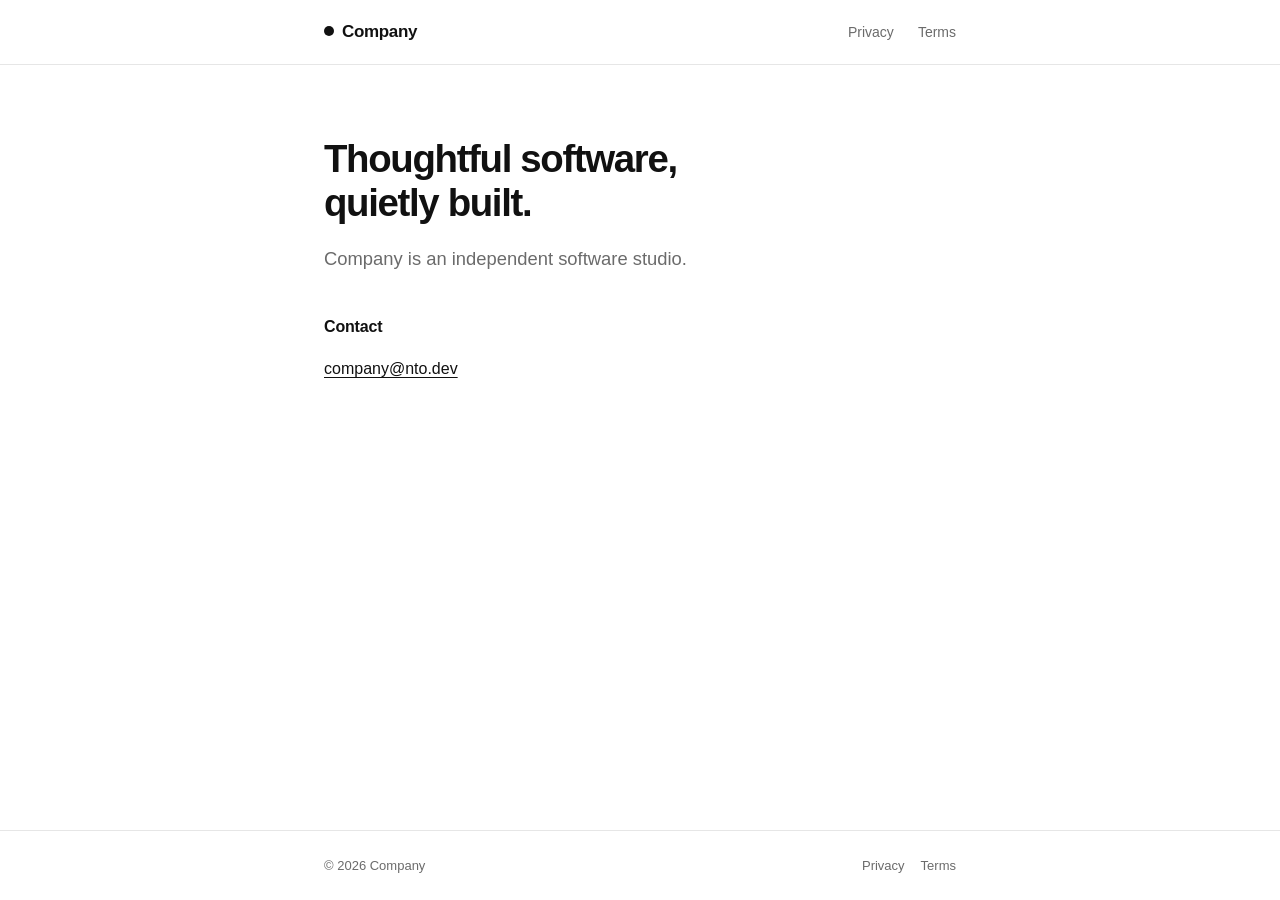
<file: index.html>
<!doctype html>
<html lang="en">
<head>
<meta charset="utf-8">
<meta name="viewport" content="width=device-width, initial-scale=1">
<title>Company</title>
<link rel="stylesheet" href="style.css">
</head>
<body>
<header><div class="wrap"><a class="brand" href="index.html">Company</a><nav><a href="privacy.html">Privacy</a><a href="terms.html">Terms</a></nav></div></header>

<main><div class="wrap">
<h1>Thoughtful software,<br>quietly built.</h1>
<p class="lead">Company is an independent software studio.</p>

<h2>Contact</h2>
<p><a href="mailto:company@nto.dev">company@nto.dev</a></p>
</div></main>

<footer><div class="wrap"><span>&copy; 2026 Company</span><span><a href="privacy.html">Privacy</a><a href="terms.html">Terms</a></span></div></footer>
</body>
</html>
</file>
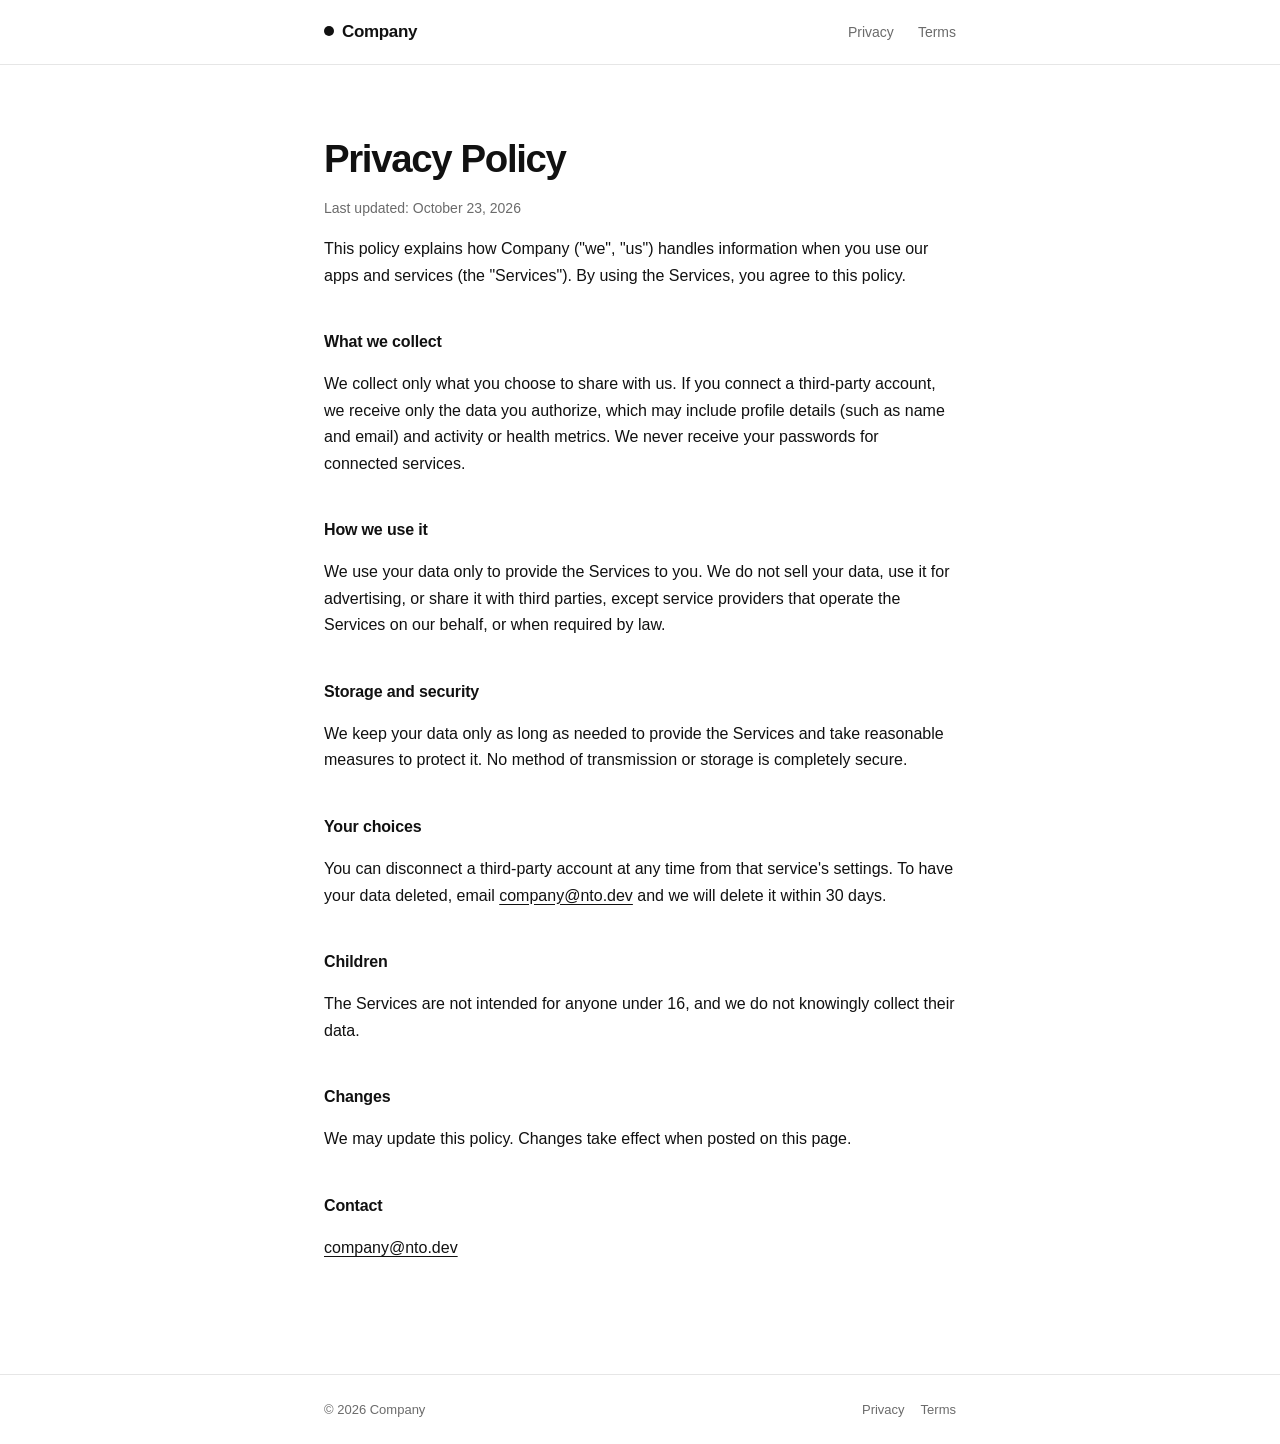
<file: privacy.html>
<!doctype html>
<html lang="en">
<head>
<meta charset="utf-8">
<meta name="viewport" content="width=device-width, initial-scale=1">
<title>Privacy Policy – Company</title>
<link rel="stylesheet" href="style.css">
</head>
<body>
<header><div class="wrap"><a class="brand" href="index.html">Company</a><nav><a href="privacy.html">Privacy</a><a href="terms.html">Terms</a></nav></div></header>

<main><div class="wrap">
<h1>Privacy Policy</h1>
<p class="muted">Last updated: October 23, 2026</p>

<p>This policy explains how Company ("we", "us") handles information when you use our apps and services (the "Services"). By using the Services, you agree to this policy.</p>

<h2>What we collect</h2>
<p>We collect only what you choose to share with us. If you connect a third-party account, we receive only the data you authorize, which may include profile details (such as name and email) and activity or health metrics. We never receive your passwords for connected services.</p>

<h2>How we use it</h2>
<p>We use your data only to provide the Services to you. We do not sell your data, use it for advertising, or share it with third parties, except service providers that operate the Services on our behalf, or when required by law.</p>

<h2>Storage and security</h2>
<p>We keep your data only as long as needed to provide the Services and take reasonable measures to protect it. No method of transmission or storage is completely secure.</p>

<h2>Your choices</h2>
<p>You can disconnect a third-party account at any time from that service's settings. To have your data deleted, email <a href="mailto:company@nto.dev">company@nto.dev</a> and we will delete it within 30 days.</p>

<h2>Children</h2>
<p>The Services are not intended for anyone under 16, and we do not knowingly collect their data.</p>

<h2>Changes</h2>
<p>We may update this policy. Changes take effect when posted on this page.</p>

<h2>Contact</h2>
<p><a href="mailto:company@nto.dev">company@nto.dev</a></p>
</div></main>

<footer><div class="wrap"><span>&copy; 2026 Company</span><span><a href="privacy.html">Privacy</a><a href="terms.html">Terms</a></span></div></footer>
</body>
</html>
</file>
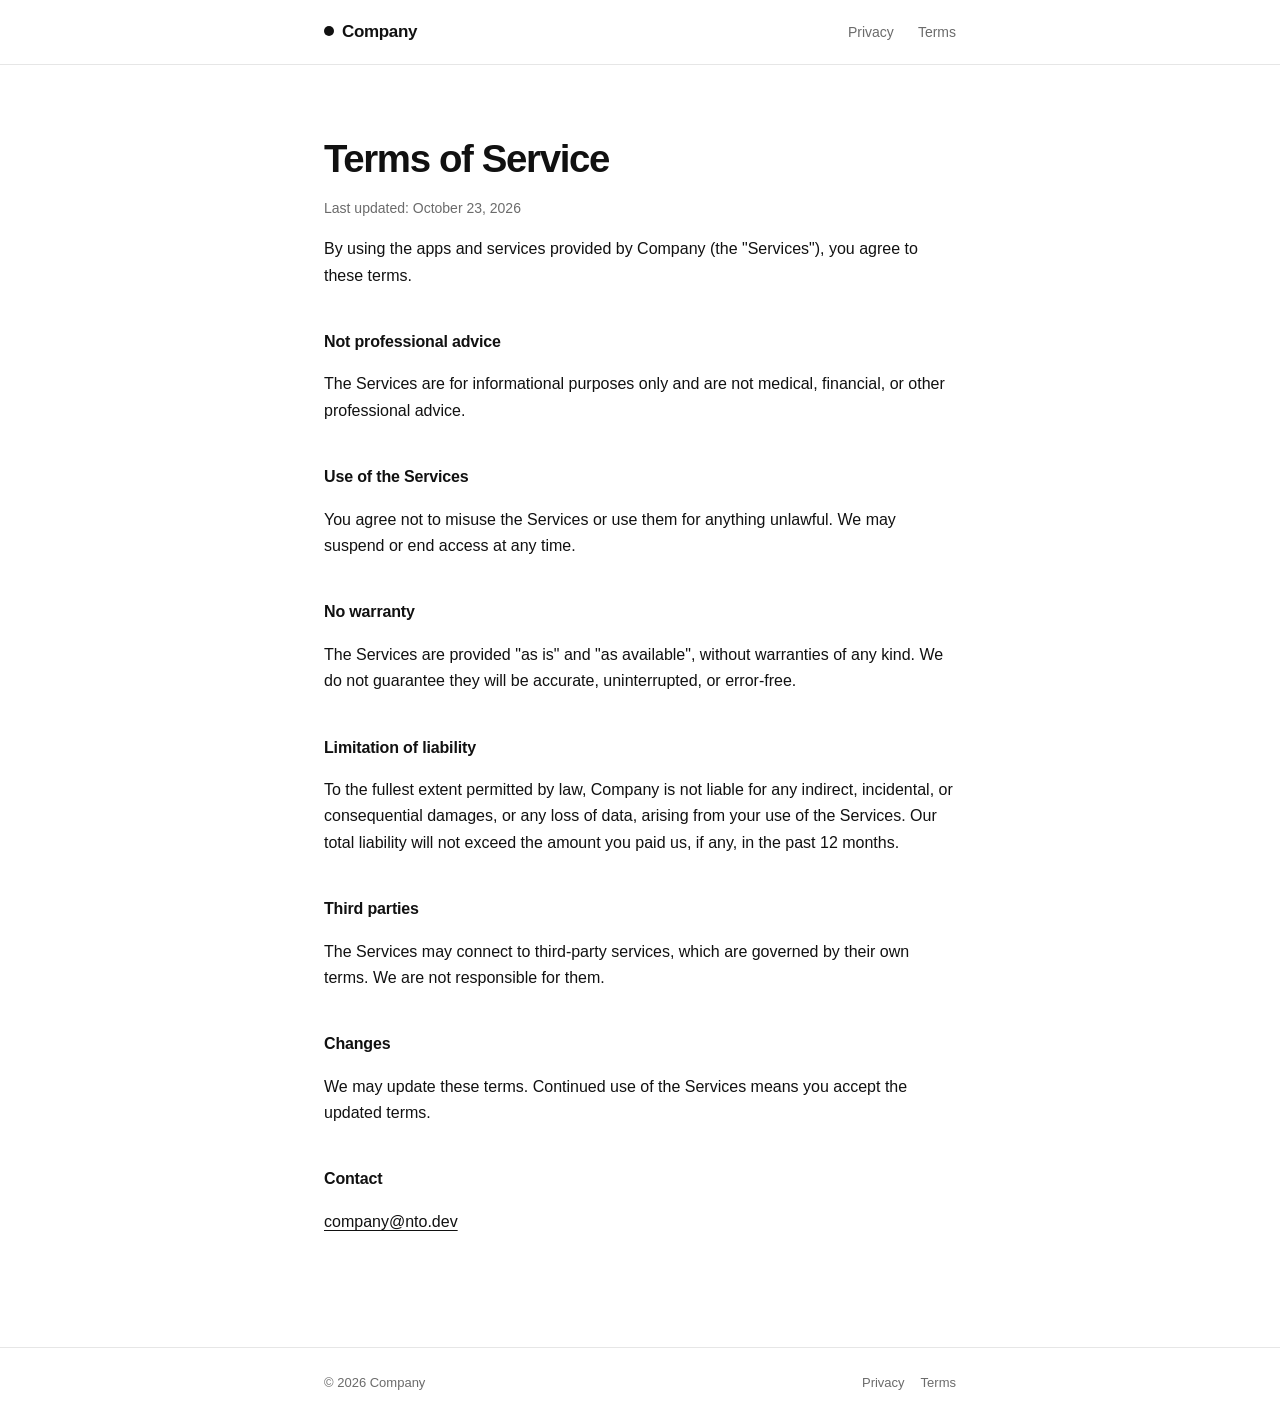
<file: terms.html>
<!doctype html>
<html lang="en">
<head>
<meta charset="utf-8">
<meta name="viewport" content="width=device-width, initial-scale=1">
<title>Terms of Service – Company</title>
<link rel="stylesheet" href="style.css">
</head>
<body>
<header><div class="wrap"><a class="brand" href="index.html">Company</a><nav><a href="privacy.html">Privacy</a><a href="terms.html">Terms</a></nav></div></header>

<main><div class="wrap">
<h1>Terms of Service</h1>
<p class="muted">Last updated: October 23, 2026</p>

<p>By using the apps and services provided by Company (the "Services"), you agree to these terms.</p>

<h2>Not professional advice</h2>
<p>The Services are for informational purposes only and are not medical, financial, or other professional advice.</p>

<h2>Use of the Services</h2>
<p>You agree not to misuse the Services or use them for anything unlawful. We may suspend or end access at any time.</p>

<h2>No warranty</h2>
<p>The Services are provided "as is" and "as available", without warranties of any kind. We do not guarantee they will be accurate, uninterrupted, or error-free.</p>

<h2>Limitation of liability</h2>
<p>To the fullest extent permitted by law, Company is not liable for any indirect, incidental, or consequential damages, or any loss of data, arising from your use of the Services. Our total liability will not exceed the amount you paid us, if any, in the past 12 months.</p>

<h2>Third parties</h2>
<p>The Services may connect to third-party services, which are governed by their own terms. We are not responsible for them.</p>

<h2>Changes</h2>
<p>We may update these terms. Continued use of the Services means you accept the updated terms.</p>

<h2>Contact</h2>
<p><a href="mailto:company@nto.dev">company@nto.dev</a></p>
</div></main>

<footer><div class="wrap"><span>&copy; 2026 Company</span><span><a href="privacy.html">Privacy</a><a href="terms.html">Terms</a></span></div></footer>
</body>
</html>
</file>
<file: style.css>
:root {
  --text: #111;
  --muted: #6b6b6b;
  --line: #e6e6e6;
  --bg: #fff;
  --link: #111;
}
@media (prefers-color-scheme: dark) {
  :root { --text: #ededed; --muted: #8f8f8f; --line: #262626; --bg: #0b0b0b; --link: #ededed; }
}

* { box-sizing: border-box; }
html { -webkit-font-smoothing: antialiased; }
body {
  margin: 0;
  font: 16px/1.65 Inter, -apple-system, BlinkMacSystemFont, "Segoe UI", Helvetica, Arial, sans-serif;
  color: var(--text);
  background: var(--bg);
  display: flex;
  flex-direction: column;
  min-height: 100vh;
}
.wrap { width: 100%; max-width: 680px; margin: 0 auto; padding: 0 24px; }

header { border-bottom: 1px solid var(--line); }
header .wrap { display: flex; align-items: center; justify-content: space-between; height: 64px; }
.brand { font-weight: 600; letter-spacing: -0.02em; text-decoration: none; color: var(--text); font-size: 17px; }
.brand::before { content: ""; display: inline-block; width: 10px; height: 10px; border-radius: 50%; background: var(--text); margin-right: 8px; vertical-align: 1px; }
nav a { color: var(--muted); text-decoration: none; margin-left: 24px; font-size: 14px; }
nav a:hover { color: var(--text); }

main { flex: 1; padding: 72px 0 96px; }
h1 { font-size: 2.4rem; line-height: 1.15; letter-spacing: -0.035em; font-weight: 600; margin: 0 0 16px; }
h2 { font-size: 1rem; font-weight: 600; margin: 40px 0 8px; letter-spacing: -0.01em; }
p, li { color: var(--text); }
.lead { font-size: 1.15rem; color: var(--muted); max-width: 520px; }
.muted { color: var(--muted); font-size: 14px; }
a { color: var(--link); text-underline-offset: 3px; }

footer { border-top: 1px solid var(--line); font-size: 13px; color: var(--muted); }
footer .wrap { display: flex; justify-content: space-between; flex-wrap: wrap; gap: 8px; padding-block: 24px; }
footer a { color: var(--muted); text-decoration: none; margin-left: 16px; }
footer a:first-child { margin-left: 0; }
</file>
